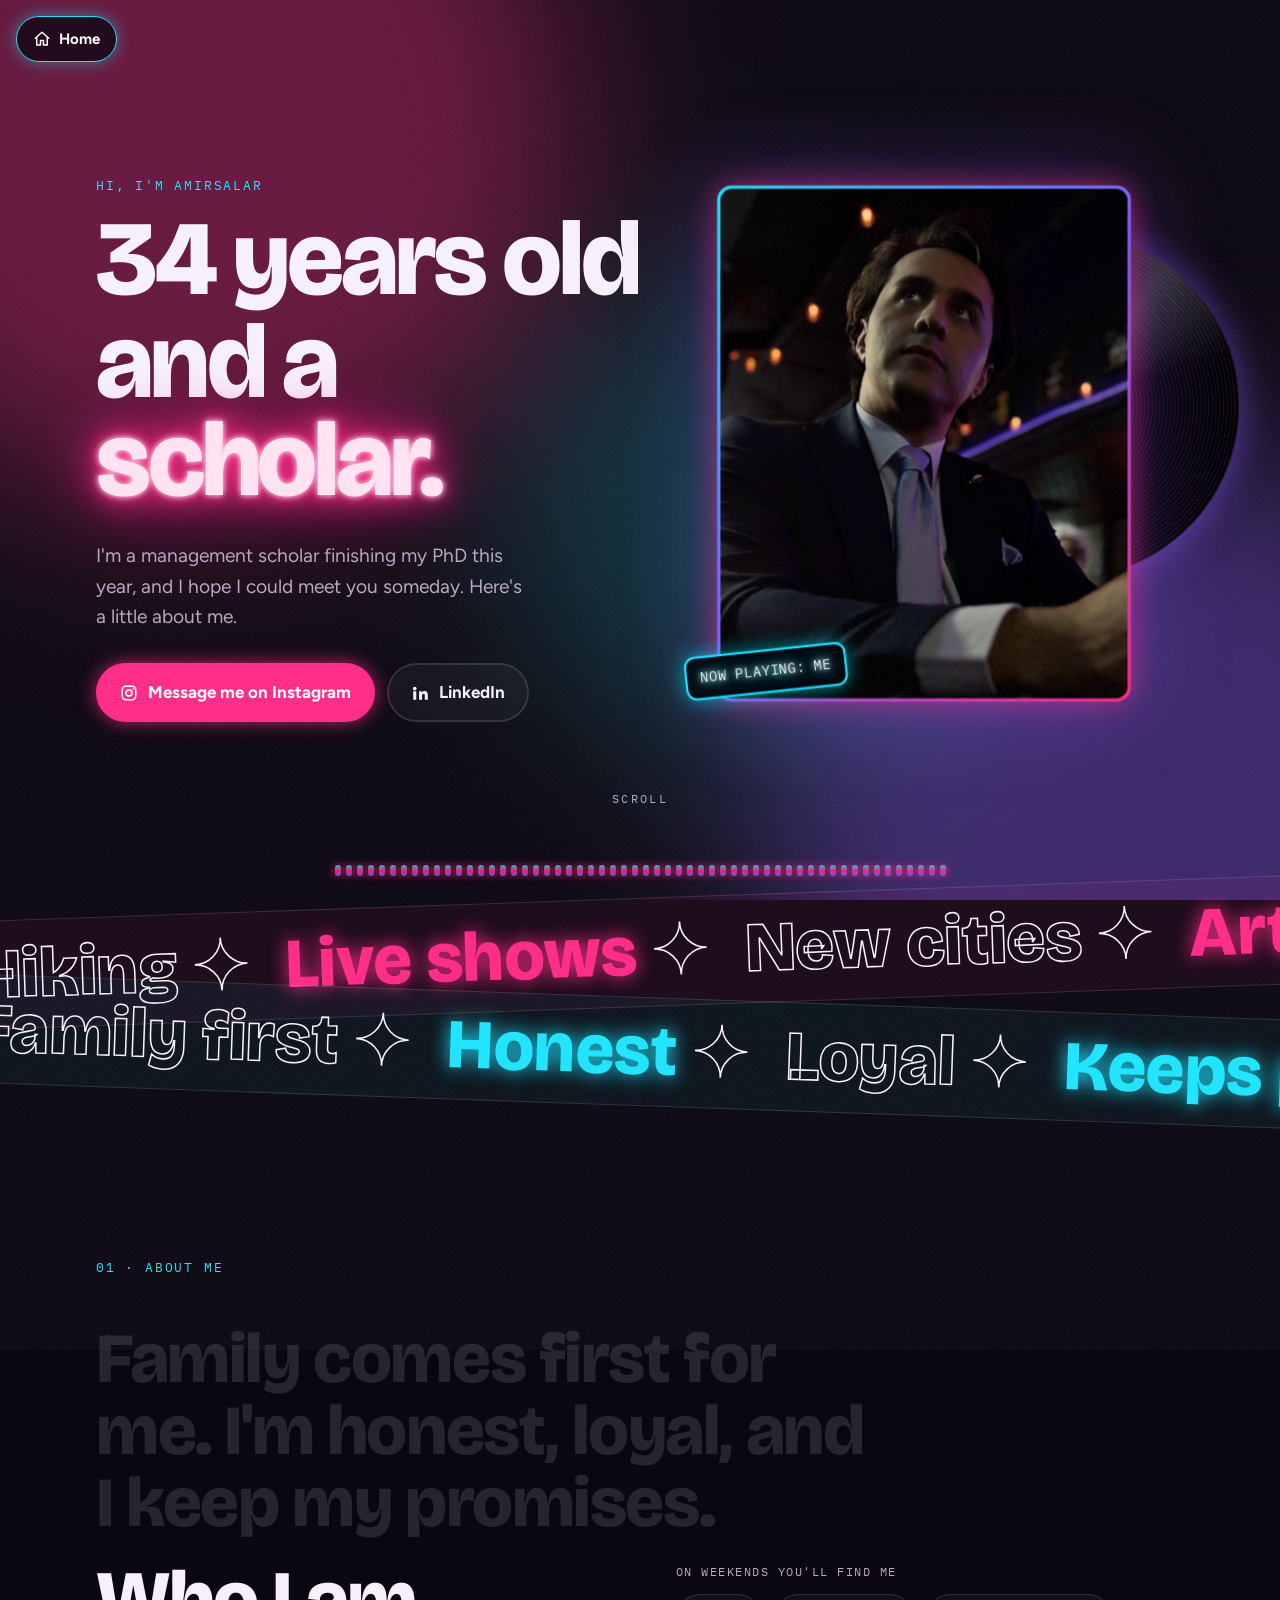
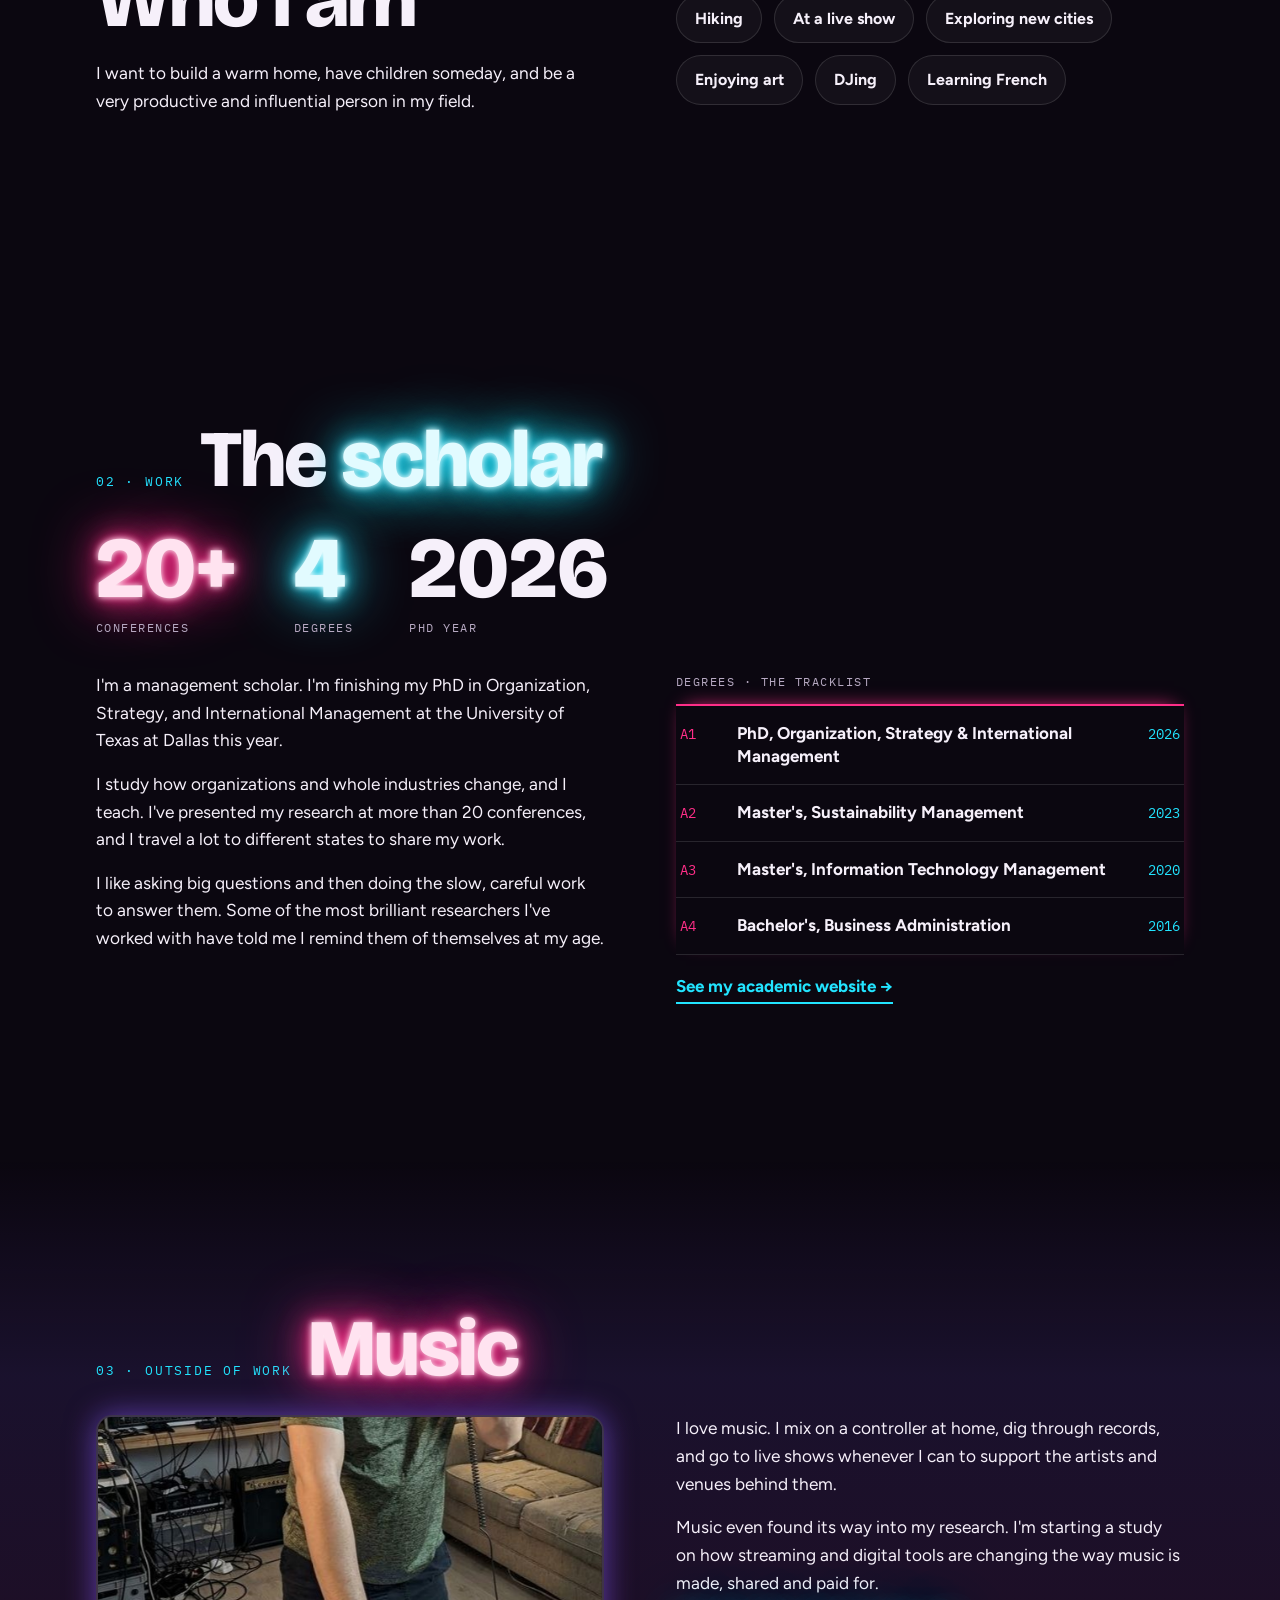
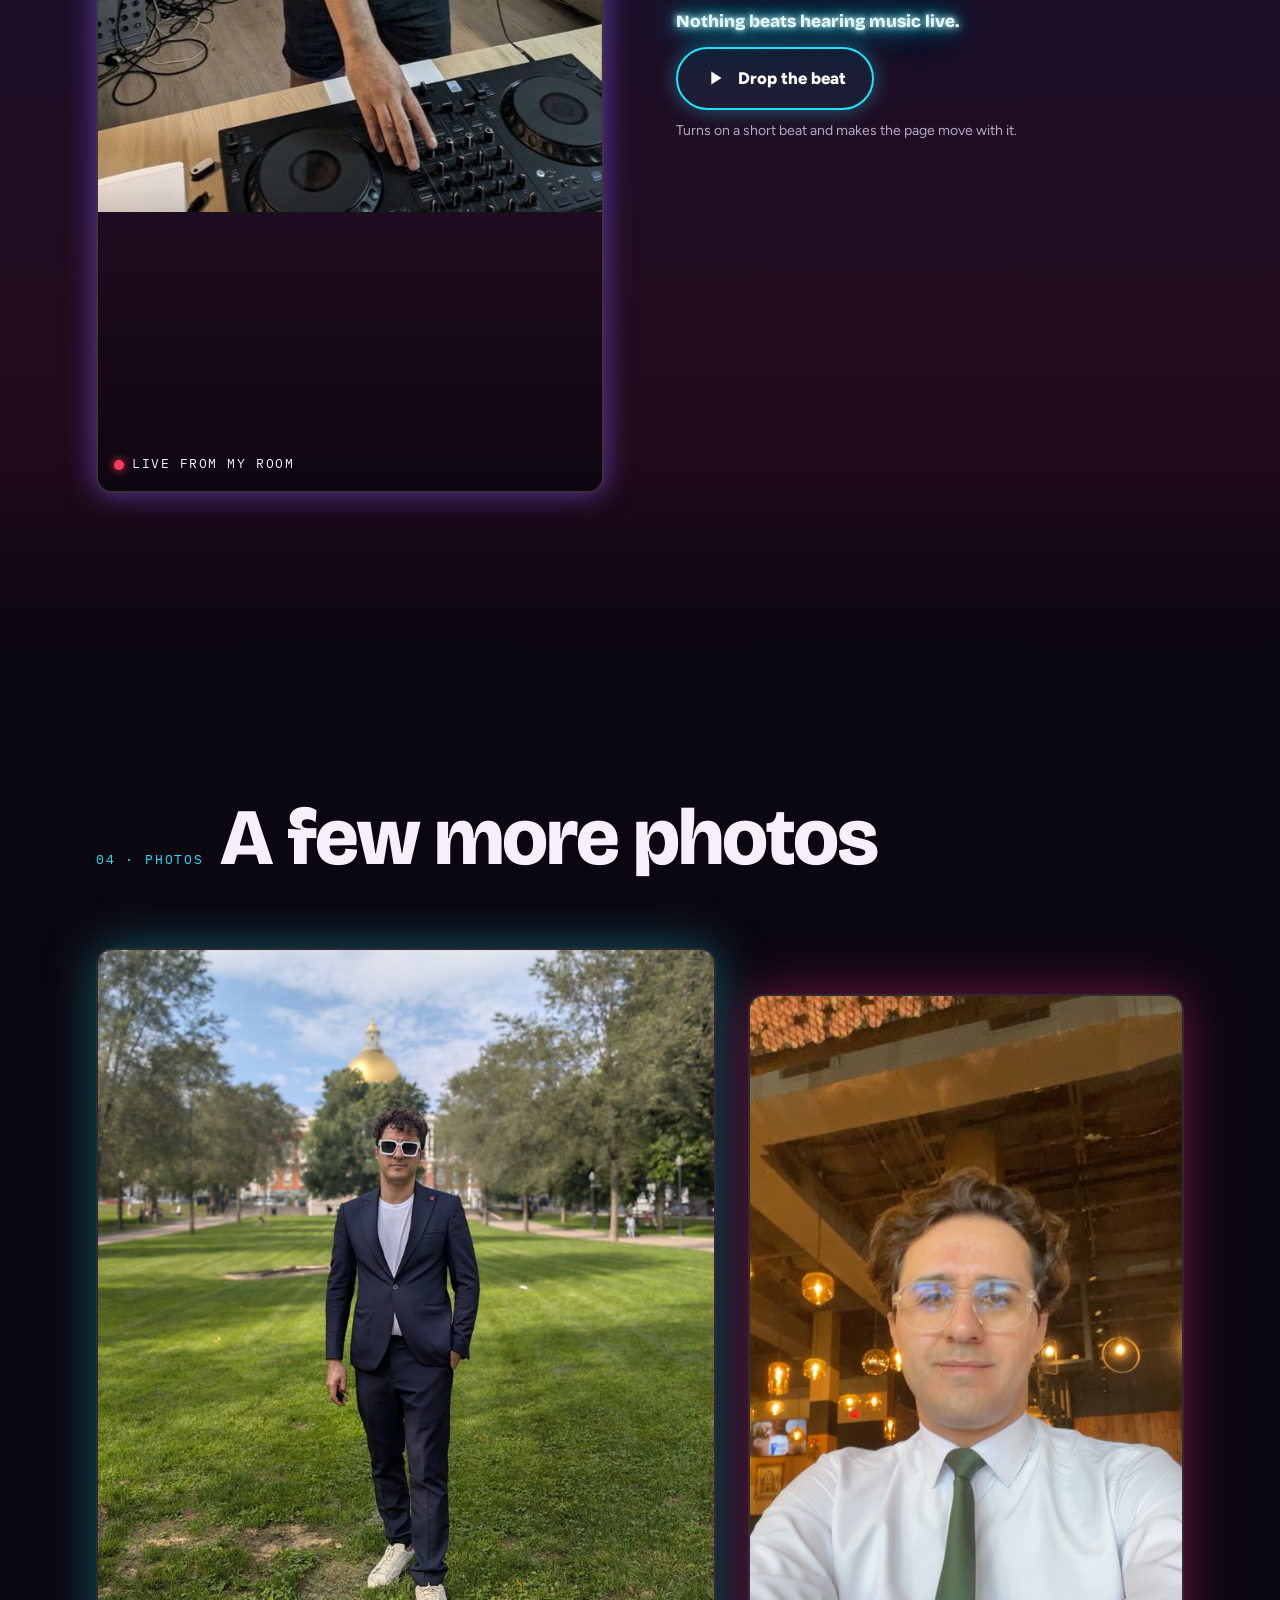
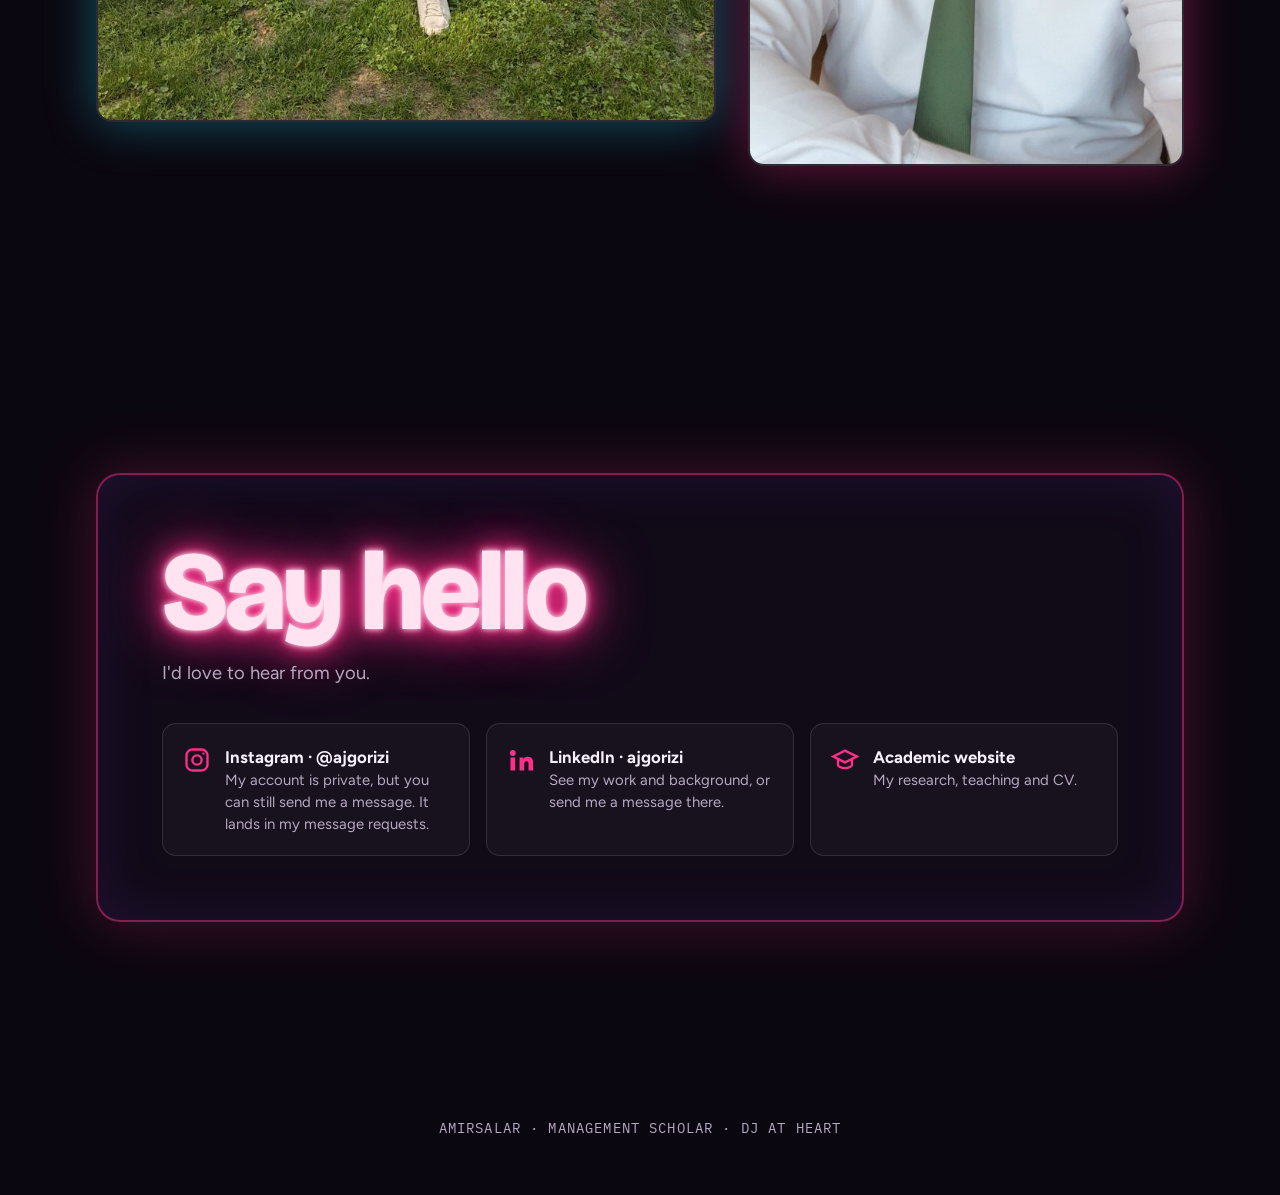
<file: hello/index.html>
<!doctype html>
<html lang="en">
<head>
<!-- Google tag (gtag.js) -->
<script async src="https://www.googletagmanager.com/gtag/js?id=G-TE7RGXW3EQ"></script>
<script>
  window.dataLayer = window.dataLayer || [];
  function gtag(){dataLayer.push(arguments);}
  gtag('js', new Date());
  gtag('config', 'G-TE7RGXW3EQ');
</script>
<meta charset="utf-8">
<meta name="viewport" content="width=device-width, initial-scale=1">
<meta name="description" content="Amirsalar: Management scholar.">
<meta name="robots" content="noindex">
<meta name="theme-color" content="#0B0710">
<title>More about me | Amirsalar</title>
<link rel="preconnect" href="https://fonts.googleapis.com">
<link rel="preconnect" href="https://fonts.gstatic.com" crossorigin>
<link rel="stylesheet" href="https://fonts.googleapis.com/css2?family=Bricolage+Grotesque:opsz,wght@12..96,600;12..96,800&family=Figtree:wght@400;500;600;700&family=IBM+Plex+Mono:wght@500&display=swap">
<style>
:root{
  --bg:#0B0710; --bg2:#140C1C; --ink:#F6F0FA; --muted:#B7A9C2; --line:rgba(255,255,255,.12);
  --pink:#FF2E88; --cyan:#22E4FF; --violet:#8A5CFF; --red:#FF3B5C; --amber:#FFB547;
  --display:"Bricolage Grotesque", "Arial Narrow", system-ui, sans-serif;
  --body:"Figtree", system-ui, -apple-system, "Segoe UI", sans-serif;
  --mono:"IBM Plex Mono", ui-monospace, Menlo, monospace;
  --beat:0; color-scheme:dark;
}
*{box-sizing:border-box}
html{overflow-x:clip;scroll-behavior:smooth}
body{margin:0;background:var(--bg);color:var(--ink);font-family:var(--body);font-size:17px;line-height:1.6;overflow-x:clip}
img{max-width:100%;display:block}
a{color:inherit}
:focus-visible{outline:3px solid var(--cyan);outline-offset:3px;border-radius:8px}
.wrap{max-width:1120px;margin:0 auto;padding-left:max(16px, env(safe-area-inset-left, 0px));padding-right:max(16px, env(safe-area-inset-right, 0px))}

/* ---------- moving neon background ---------- */
.aurora{position:fixed;inset:0;z-index:-2;overflow:hidden;pointer-events:none}
.aurora i{position:absolute;width:60vmax;height:60vmax;border-radius:50%;filter:blur(90px);opacity:.38;mix-blend-mode:screen;animation:drift 22s ease-in-out infinite alternate}
.aurora i:nth-child(1){background:var(--pink);top:-20vmax;left:-15vmax}
.aurora i:nth-child(2){background:var(--violet);bottom:-25vmax;right:-20vmax;animation-duration:28s;animation-delay:-6s}
.aurora i:nth-child(3){background:var(--cyan);top:30vh;left:40vw;width:38vmax;height:38vmax;opacity:.2;animation-duration:34s;animation-delay:-12s}
@keyframes drift{0%{transform:translate(0,0) scale(1)}50%{transform:translate(12vw,8vh) scale(1.15)}100%{transform:translate(-8vw,14vh) scale(.95)}}
.grain{position:fixed;inset:-50%;z-index:-1;pointer-events:none;opacity:.07;
  background-image:url("data:image/svg+xml,%3Csvg xmlns='http://www.w3.org/2000/svg' width='160' height='160'%3E%3Cfilter id='n'%3E%3CfeTurbulence type='fractalNoise' baseFrequency='.9' numOctaves='2'/%3E%3C/filter%3E%3Crect width='100%25' height='100%25' filter='url(%23n)'/%3E%3C/svg%3E");
  animation:grain 1s steps(4) infinite}
@keyframes grain{0%{transform:translate(0,0)}25%{transform:translate(-3%,2%)}50%{transform:translate(2%,-3%)}75%{transform:translate(-1%,3%)}100%{transform:translate(3%,0)}}
.glow-cursor{position:fixed;left:0;top:0;width:420px;height:420px;margin:-210px 0 0 -210px;border-radius:50%;pointer-events:none;z-index:-1;
  background:radial-gradient(circle,rgba(255,46,136,.22),transparent 60%);transform:translate(-999px,-999px);transition:opacity .3s}
.progress{position:fixed;top:0;left:0;height:3px;width:100%;transform-origin:0 50%;transform:scaleX(0);z-index:50;
  background:linear-gradient(90deg,var(--cyan),var(--violet),var(--pink));box-shadow:0 0 12px var(--pink)}

/* ---------- neon text ---------- */
.neon-pink{color:#FFE3F0;text-shadow:0 0 6px #fff,0 0 14px var(--pink),0 0 32px var(--pink),0 0 64px var(--pink)}
.neon-cyan{color:#E2FBFF;text-shadow:0 0 6px #fff,0 0 14px var(--cyan),0 0 32px var(--cyan),0 0 64px var(--cyan)}
.flicker{animation:flicker 6s infinite}
@keyframes flicker{0%,18%,22%,25%,53%,57%,100%{opacity:1}20%,24%,55%{opacity:.35}}
.label{font-family:var(--mono);font-size:.8rem;letter-spacing:.14em;text-transform:uppercase;color:var(--cyan)}

/* ---------- hero ---------- */
.hero{min-height:100svh;display:grid;grid-template-columns:1.15fr .85fr;gap:clamp(28px,6vw,80px);align-items:center;padding-block:clamp(56px,8vw,96px) 110px;position:relative}
.hero > *{min-width:0}
h1{font-family:var(--display);font-weight:800;font-size:clamp(3rem,9vw,6.6rem);line-height:.92;letter-spacing:-.03em;margin:14px 0 26px}
h1 .line{display:block;clip-path:inset(-1em -2em -.12em -1em);padding-bottom:.06em}
.loaded h1 .line{animation:unclip 0s 1.3s forwards}
@keyframes unclip{to{clip-path:inset(-1em -2em -1em -1em)}}
h1 .line > span{display:inline-block;transform:translateY(110%) rotate(6deg);transition:transform 1s cubic-bezier(.2,.8,.2,1)}
.loaded h1 .line > span{transform:none}
.loaded h1 .line:nth-child(2) > span{transition-delay:.15s}
.intro{opacity:0;transform:translateY(30px);transition:opacity .8s .45s, transform .8s .45s cubic-bezier(.2,.8,.2,1)}
.loaded .intro{opacity:1;transform:none}
.loaded .actions.intro{transition-delay:.6s}
.lead{font-size:1.2rem;color:var(--muted);max-width:36ch;margin:0 0 30px}
.actions{display:flex;flex-wrap:wrap;gap:12px}
.btn{display:inline-flex;align-items:center;gap:10px;padding:14px 22px;border-radius:999px;font-weight:700;text-decoration:none;border:2px solid var(--line);background:rgba(255,255,255,.04);backdrop-filter:blur(6px);transition:transform .2s ease, box-shadow .2s ease, border-color .2s}
.btn:hover{transform:translateY(-3px) scale(1.03);border-color:var(--cyan);box-shadow:0 0 24px rgba(34,228,255,.45)}
.btn.primary{background:var(--pink);border-color:var(--pink);color:#fff;box-shadow:0 0 calc(18px + var(--beat)*30px) rgba(255,46,136,.7)}
.btn.primary:hover{box-shadow:0 0 40px var(--pink)}
.btn svg{width:18px;height:18px;flex:none}

.stage{position:relative;justify-self:center;width:min(100%,400px);perspective:900px;margin-right:clamp(30px,8vw,90px)}
.tilt{transform-style:preserve-3d;transition:transform .15s ease-out;will-change:transform}
.disc{position:absolute;top:5%;right:-34%;width:92%;aspect-ratio:1;border-radius:50%;transform:translateZ(-60px);
  background:radial-gradient(circle,var(--pink) 0 14%,#000 14.5% 16%,transparent 16.5%),
    conic-gradient(from 0deg,rgba(255,255,255,.0),rgba(255,255,255,.18),rgba(255,255,255,0) 20%,rgba(255,255,255,0) 50%,rgba(255,255,255,.14) 60%,rgba(255,255,255,0) 72%),
    repeating-radial-gradient(circle,#050307 0 3px,#1B1322 3px 4px);
  box-shadow:0 0 40px rgba(138,92,255,.55);animation:spin 4s linear infinite}
.disc::after{content:"";position:absolute;inset:48.6%;border-radius:50%;background:var(--bg)}
@keyframes spin{to{transform:translateZ(-60px) rotate(360deg)}}
.frame{position:relative;border-radius:14px;padding:3px;background:linear-gradient(135deg,var(--cyan),var(--violet),var(--pink));
  box-shadow:0 0 calc(30px + var(--beat)*40px) rgba(255,46,136,.55),0 0 90px rgba(138,92,255,.35);transform:translateZ(30px)}
.frame img{width:100%;aspect-ratio:4/5;object-fit:cover;border-radius:12px}
.badge{position:absolute;left:-18px;bottom:22px;transform:translateZ(80px) rotate(-6deg);background:#0B0710;border:2px solid var(--cyan);border-radius:10px;padding:8px 12px;font-family:var(--mono);font-size:.78rem;letter-spacing:.08em;text-transform:uppercase;box-shadow:0 0 18px rgba(34,228,255,.6)}

.eq{position:absolute;left:0;right:0;bottom:24px;display:flex;align-items:flex-end;justify-content:center;gap:5px;height:56px;opacity:.85;pointer-events:none}
.eq span{width:6px;border-radius:3px;background:linear-gradient(to top,var(--violet),var(--pink),var(--cyan));height:20%;animation:eq 1s ease-in-out infinite alternate;box-shadow:0 0 8px var(--pink)}
@keyframes eq{0%{height:12%}100%{height:100%}}
.scroll-cue{position:absolute;left:50%;bottom:92px;transform:translateX(-50%);font-family:var(--mono);font-size:.72rem;letter-spacing:.2em;color:var(--muted);text-transform:uppercase}

/* ---------- marquee ---------- */
.marquee{border-block:1px solid var(--line);overflow:hidden;padding-block:18px;transform:rotate(-2deg) scale(1.04);background:rgba(255,46,136,.06)}
.marquee .track{display:flex;width:max-content;animation:marq 26s linear infinite}
.marquee span{font-family:var(--display);font-weight:800;font-size:clamp(2rem,6vw,4.2rem);line-height:1;padding-right:.5em;white-space:nowrap;color:transparent;-webkit-text-stroke:1.5px var(--ink)}
.marquee span b{color:var(--pink);-webkit-text-stroke:0;text-shadow:0 0 18px var(--pink);font-weight:800}
@keyframes marq{to{transform:translateX(-50%)}}
.marquee.two{transform:rotate(2deg) scale(1.04);background:rgba(34,228,255,.05);margin-top:-6px}
.marquee.two .track{animation-direction:reverse;animation-duration:32s}
.marquee.two span b{color:var(--cyan);text-shadow:0 0 18px var(--cyan)}

/* ---------- sections ---------- */
section.block{padding-block:clamp(80px,12vw,160px);position:relative}
.head{display:flex;align-items:baseline;gap:16px;flex-wrap:wrap;margin-bottom:28px}
h2{font-family:var(--display);font-weight:800;font-size:clamp(2.4rem,7vw,5rem);line-height:.95;margin:0;letter-spacing:-.025em}
.grid{display:grid;grid-template-columns:1fr 1fr;gap:clamp(28px,6vw,72px);align-items:start}
.grid > *{min-width:0}
.prose p{margin:0 0 16px;max-width:60ch;font-size:1.08rem}
.prose p:last-child{margin-bottom:0}

.statement{font-family:var(--display);font-weight:800;font-size:clamp(2rem,6vw,4.4rem);line-height:1.02;letter-spacing:-.02em;margin:0 0 40px;max-width:18ch}
.statement .w{display:inline-block;opacity:.12;transform:translateY(.25em);transition:opacity .5s, transform .5s, color .5s, text-shadow .5s}
.statement .w.on{opacity:1;transform:none}
.statement .w.hot{color:#FFE3F0;text-shadow:0 0 14px var(--pink),0 0 36px var(--pink)}

.chips{list-style:none;margin:0;padding:0;display:flex;flex-wrap:wrap;gap:12px}
.chips li{padding:11px 18px;border-radius:999px;border:1.5px solid var(--line);background:rgba(255,255,255,.04);font-weight:700;font-size:1rem;transition:transform .25s, border-color .25s, box-shadow .25s}
.chips li:hover{transform:translateY(-4px) rotate(-2deg);border-color:var(--pink);box-shadow:0 0 20px rgba(255,46,136,.5)}
.small-label{font-family:var(--mono);font-size:.78rem;letter-spacing:.12em;text-transform:uppercase;color:var(--muted);margin:0 0 12px}

.stats{display:flex;gap:clamp(20px,5vw,56px);flex-wrap:wrap;margin:8px 0 32px}
.stat b{display:block;font-family:var(--display);font-weight:800;font-size:clamp(3rem,8vw,5.4rem);line-height:1}
.stat span{font-family:var(--mono);font-size:.78rem;letter-spacing:.12em;text-transform:uppercase;color:var(--muted)}

.tracks{list-style:none;margin:0;padding:0;border-top:2px solid var(--pink);box-shadow:0 -6px 18px -10px var(--pink)}
.tracks li{display:grid;grid-template-columns:2.8rem 1fr auto;gap:12px;padding:16px 4px;border-bottom:1px solid var(--line);align-items:baseline;transition:background .25s, padding .25s}
.tracks li:hover{background:rgba(255,46,136,.08);padding-left:12px}
.tracks .no{font-family:var(--mono);font-size:.85rem;color:var(--pink)}
.tracks .what{font-weight:700;line-height:1.35}
.tracks .yr{font-family:var(--mono);font-size:.85rem;color:var(--cyan);white-space:nowrap}
.link-neon{display:inline-block;margin-top:18px;color:var(--cyan);font-weight:700;text-decoration:none;border-bottom:2px solid currentColor;padding-bottom:2px}
.link-neon:hover{text-shadow:0 0 12px var(--cyan)}

/* music */
.music{background:linear-gradient(180deg,transparent,rgba(138,92,255,.12) 20%,rgba(255,46,136,.10) 80%,transparent)}
.music-photo{position:relative;border-radius:16px;overflow:hidden;aspect-ratio:3/4;box-shadow:0 0 calc(30px + var(--beat)*50px) rgba(138,92,255,.6);border:2px solid rgba(255,255,255,.15)}
.music-photo img{width:100%;height:120%;object-fit:cover;will-change:transform}
.music-photo::after{content:"";position:absolute;inset:0;background:linear-gradient(180deg,transparent 55%,rgba(11,7,16,.85));pointer-events:none}
.music-photo .live{position:absolute;left:16px;bottom:16px;z-index:2;display:flex;align-items:center;gap:8px;font-family:var(--mono);font-size:.8rem;letter-spacing:.12em;text-transform:uppercase}
.music-photo .live i{width:10px;height:10px;border-radius:50%;background:var(--red);box-shadow:0 0 10px var(--red);animation:blink 1.2s infinite}
@keyframes blink{50%{opacity:.2}}
.quote{font-family:var(--display);font-weight:800;font-size:clamp(2rem,5vw,3.4rem);line-height:1.02;margin:30px 0 26px}
.beat-btn{appearance:none;cursor:pointer;font:inherit;font-weight:800;font-size:1.05rem;color:#fff;display:inline-flex;align-items:center;gap:12px;padding:16px 26px;border-radius:999px;border:2px solid var(--cyan);background:rgba(34,228,255,.08);box-shadow:0 0 20px rgba(34,228,255,.4);transition:transform .2s, box-shadow .2s}
.beat-btn:hover{transform:scale(1.04);box-shadow:0 0 36px rgba(34,228,255,.8)}
.beat-btn .ico{width:22px;height:22px;flex:none}
.beat-btn[aria-pressed="true"]{border-color:var(--pink);background:rgba(255,46,136,.15);box-shadow:0 0 calc(20px + var(--beat)*40px) var(--pink)}
.beat-note{display:block;margin-top:10px;font-size:.88rem;color:var(--muted)}

/* photos */
.photos{display:grid;grid-template-columns:800fr 562fr;gap:clamp(16px,3vw,32px);align-items:center;perspective:1000px}
.photo{border-radius:16px;overflow:hidden;border:2px solid rgba(255,255,255,.14)}
.photo:nth-child(1){box-shadow:0 0 50px rgba(34,228,255,.35)}
.photo:nth-child(2){box-shadow:0 0 50px rgba(255,46,136,.4);margin-top:clamp(0px,8vw,90px)}
.photo img{width:100%;height:auto}

/* say hello */
.hello-box{position:relative;border-radius:24px;padding:clamp(28px,6vw,64px);border:2px solid rgba(255,46,136,.5);background:rgba(20,12,28,.7);box-shadow:0 0 60px rgba(255,46,136,.25), inset 0 0 60px rgba(138,92,255,.12);display:grid;gap:34px;overflow:hidden}
.hello-box h2{font-size:clamp(3rem,10vw,7rem)}
.hello-box p{margin:0;font-size:1.15rem;color:var(--muted)}
.contacts{display:grid;grid-template-columns:repeat(3,1fr);gap:16px}
.contact{display:flex;gap:14px;align-items:flex-start;padding:20px;border-radius:14px;border:1.5px solid var(--line);text-decoration:none;background:rgba(255,255,255,.03);transition:transform .25s, border-color .25s, box-shadow .25s}
.contact:hover{transform:translateY(-6px);border-color:var(--cyan);box-shadow:0 0 26px rgba(34,228,255,.45)}
.contact svg{width:28px;height:28px;flex:none;color:var(--pink);margin-top:2px}
.contact b{display:block;font-size:1.05rem}
.contact span{display:block;color:var(--muted);font-size:.93rem;line-height:1.45}
footer{padding-block:40px 56px;color:var(--muted);font-size:.9rem;text-align:center;font-family:var(--mono);letter-spacing:.08em}

/* ---------- reveal on scroll (big motion) ---------- */
.rv{opacity:0;transition:opacity .9s ease, transform 1s cubic-bezier(.2,.8,.2,1)}
.rv.up{transform:translateY(80px)}
.rv.left{transform:translateX(-120px) rotate(-4deg)}
.rv.right{transform:translateX(120px) rotate(4deg)}
.rv.zoom{transform:scale(.7) rotate(-3deg)}
.rv.flip{transform:rotateY(-35deg) translateX(-60px)}
.rv.in{opacity:1;transform:none}
.stagger > *{opacity:0;transform:translateY(30px) scale(.9);transition:opacity .5s, transform .5s cubic-bezier(.2,.8,.2,1)}
.stagger.in > *{opacity:1;transform:none}

/* beat pulse */
body.beating .aurora i{opacity:calc(.3 + var(--beat)*.35)}
body.beating .eq span{animation-duration:.25s}

@media (max-width:820px){
  .hero{grid-template-columns:1fr;padding-top:40px;min-height:auto;padding-bottom:140px}
  .stage{order:-1;width:min(70%,320px);justify-self:start;margin-right:0}
  .disc{right:-38%}
  .grid,.contacts{grid-template-columns:1fr}
  .photos{grid-template-columns:1fr}
  .photo:nth-child(2){margin-top:0}
  .music-photo{aspect-ratio:4/5}
  .badge{left:-8px}
}
@media (prefers-reduced-motion:reduce){
  *,*::before,*::after{animation:none !important;transition:none !important}
  .rv,.stagger > *,.statement .w,h1 .line > span,.intro{opacity:1 !important;transform:none !important}
}
.home-btn{position:fixed;left:max(16px,env(safe-area-inset-left,0px));top:16px;z-index:60;display:inline-flex;align-items:center;gap:8px;padding:10px 16px;border-radius:999px;font-weight:700;font-size:15px;color:#fff;text-decoration:none;background:rgba(11,7,16,.75);border:1.5px solid var(--cyan);backdrop-filter:blur(10px);-webkit-backdrop-filter:blur(10px);box-shadow:0 0 16px rgba(34,228,255,.45);transition:transform .2s, box-shadow .2s}
.home-btn:hover{transform:translateY(-2px);box-shadow:0 0 28px rgba(34,228,255,.8)}
.home-btn svg{width:18px;height:18px}
.hero{padding-top:clamp(84px,8vw,96px) !important}
</style>
</head>
<body>
<a class="home-btn" href="../"><svg viewBox="0 0 24 24" fill="none" stroke="currentColor" stroke-width="2" stroke-linecap="round" stroke-linejoin="round"><path d="M3 11l9-8 9 8"/><path d="M5 10v10h5v-6h4v6h5V10"/></svg>Home</a>
<div class="aurora" aria-hidden="true"><i></i><i></i><i></i></div>
<div class="grain" aria-hidden="true"></div>
<div class="glow-cursor" aria-hidden="true"></div>
<div class="progress" aria-hidden="true"></div>

<main>
  <div class="wrap">
    <section class="hero">
      <div>
        <p class="label flicker">Hi, I'm Amirsalar</p>
        <h1><span class="line"><span>34 years old</span></span><span class="line"><span>and a <span class="neon-pink flicker">scholar.</span></span></span></h1>
        <p class="lead intro">I'm a management scholar finishing my PhD this year, and I hope I could meet you someday. Here's a little about me.</p>
        <div class="actions intro">
          <a class="btn primary" href="https://www.instagram.com/ajgorizi/" target="_blank" rel="noopener">
            <svg viewBox="0 0 24 24" fill="none" stroke="currentColor" stroke-width="2"><rect x="3" y="3" width="18" height="18" rx="5"/><circle cx="12" cy="12" r="4"/><circle cx="17.5" cy="6.5" r="1" fill="currentColor" stroke="none"/></svg>
            Message me on Instagram
          </a>
          <a class="btn" href="https://www.linkedin.com/in/ajgorizi/" target="_blank" rel="noopener">
            <svg viewBox="0 0 24 24" fill="currentColor"><path d="M4.98 3.5a2.5 2.5 0 1 1 0 5 2.5 2.5 0 0 1 0-5zM3 9.75h4V21H3V9.75zm7 0h3.8v1.6h.06c.53-1 1.84-2.05 3.78-2.05 4.04 0 4.79 2.6 4.79 6V21h-4v-5.1c0-1.22-.02-2.8-1.7-2.8-1.71 0-1.97 1.33-1.97 2.7V21h-4V9.75z"/></svg>
            LinkedIn
          </a>
        </div>
      </div>
      <div class="stage rv zoom">
        <div class="tilt" id="tilt">
          <div class="disc" aria-hidden="true"></div>
          <div class="frame"><img src="hero.jpg" alt="Amirsalar in a navy suit and light blue tie, sitting at a table under warm lights"></div>
          <div class="badge neon-cyan">Now playing: me</div>
        </div>
      </div>
      <div class="scroll-cue" aria-hidden="true">Scroll</div>
      <div class="eq" aria-hidden="true" id="eq"></div>
    </section>
  </div>

  <div class="marquee" aria-hidden="true"><div class="track" id="marq1"></div></div>
  <div class="marquee two" aria-hidden="true"><div class="track" id="marq2"></div></div>

  <section class="block">
    <div class="wrap">
      <div class="head rv up"><span class="label">01 · About me</span></div>
      <p class="statement" id="statement">Family comes first for me. I'm honest, loyal, and I keep my promises.</p>
      <div class="grid">
        <div class="prose rv left">
          <h2 style="margin-bottom:22px">Who I am</h2>
          <p>I want to build a warm home, have children someday, and be a very productive and influential person in my field.</p>
        </div>
        <div class="rv right">
          <p class="small-label">On weekends you'll find me</p>
          <ul class="chips stagger">
            <li>Hiking</li><li>At a live show</li><li>Exploring new cities</li><li>Enjoying art</li><li>DJing</li><li>Learning French</li>
          </ul>
        </div>
      </div>
    </div>
  </section>

  <section class="block">
    <div class="wrap">
      <div class="head rv up"><span class="label">02 · Work</span><h2>The <span class="neon-cyan">scholar</span></h2></div>
      <div class="stats rv up">
        <div class="stat"><b class="neon-pink" data-count="20" data-suffix="+">0</b><span>Conferences</span></div>
        <div class="stat"><b class="neon-cyan" data-count="4">0</b><span>Degrees</span></div>
        <div class="stat"><b data-count="2026">0</b><span>PhD year</span></div>
      </div>
      <div class="grid">
        <div class="prose rv left">
          <p>I'm a management scholar. I'm finishing my PhD in Organization, Strategy, and International Management at the University of Texas at Dallas this year.</p>
          <p>I study how organizations and whole industries change, and I teach. I've presented my research at more than 20 conferences, and I travel a lot to different states to share my work.</p>
          <p>I like asking big questions and then doing the slow, careful work to answer them. Some of the most brilliant researchers I've worked with have told me I remind them of themselves at my age.</p>
        </div>
        <div class="rv right">
          <p class="small-label">Degrees · the tracklist</p>
          <ol class="tracks stagger">
            <li><span class="no">A1</span><span class="what">PhD, Organization, Strategy &amp; International Management</span><span class="yr">2026</span></li>
            <li><span class="no">A2</span><span class="what">Master's, Sustainability Management</span><span class="yr">2023</span></li>
            <li><span class="no">A3</span><span class="what">Master's, Information Technology Management</span><span class="yr">2020</span></li>
            <li><span class="no">A4</span><span class="what">Bachelor's, Business Administration</span><span class="yr">2016</span></li>
          </ol>
          <a class="link-neon" href="https://ajgorizi.com/">See my academic website →</a>
        </div>
      </div>
    </div>
  </section>

  <section class="block music">
    <div class="wrap">
      <div class="head rv up"><span class="label">03 · Outside of work</span><h2><span class="neon-pink flicker">Music</span></h2></div>
      <div class="grid">
        <div class="music-photo rv flip">
          <img src="dj.jpg" alt="Amirsalar mixing music at home, with records on the wall" data-speed="0.12">
          <div class="live"><i></i>Live from my room</div>
        </div>
        <div class="prose rv right">
          <p>I love music. I mix on a controller at home, dig through records, and go to live shows whenever I can to support the artists and venues behind them.</p>
          <p>Music even found its way into my research. I'm starting a study on how streaming and digital tools are changing the way music is made, shared and paid for.</p>
          <p class="quote neon-cyan">Nothing beats hearing music live.</p>
          <button class="beat-btn" id="beat" aria-pressed="false">
            <svg class="ico" viewBox="0 0 24 24" fill="currentColor" id="beat-ico"><path d="M8 5v14l11-7z"/></svg>
            <span id="beat-txt">Drop the beat</span>
          </button>
          <span class="beat-note">Turns on a short beat and makes the page move with it.</span>
        </div>
      </div>
    </div>
  </section>

  <section class="block">
    <div class="wrap">
      <div class="head rv up"><span class="label">04 · Photos</span><h2>A few more photos</h2></div>
      <div class="photos">
        <div class="photo rv left"><img src="park.jpg" alt="Amirsalar in a navy suit and white sunglasses on a sunny lawn, a gold dome behind him"></div>
        <div class="photo rv right"><img src="me.jpg" alt="Amirsalar in a white shirt and green tie"></div>
      </div>
    </div>
  </section>

  <section class="block">
    <div class="wrap">
      <div class="hello-box rv zoom">
        <div style="display:grid;gap:14px">
          <h2><span class="neon-pink flicker">Say hello</span></h2>
          <p>I'd love to hear from you.</p>
        </div>
        <div class="contacts stagger">
          <a class="contact" href="https://www.instagram.com/ajgorizi/" target="_blank" rel="noopener">
            <svg viewBox="0 0 24 24" fill="none" stroke="currentColor" stroke-width="2"><rect x="3" y="3" width="18" height="18" rx="5"/><circle cx="12" cy="12" r="4"/><circle cx="17.5" cy="6.5" r="1" fill="currentColor" stroke="none"/></svg>
            <div><b>Instagram · @ajgorizi</b><span>My account is private, but you can still send me a message. It lands in my message requests.</span></div>
          </a>
          <a class="contact" href="https://www.linkedin.com/in/ajgorizi/" target="_blank" rel="noopener">
            <svg viewBox="0 0 24 24" fill="currentColor"><path d="M4.98 3.5a2.5 2.5 0 1 1 0 5 2.5 2.5 0 0 1 0-5zM3 9.75h4V21H3V9.75zm7 0h3.8v1.6h.06c.53-1 1.84-2.05 3.78-2.05 4.04 0 4.79 2.6 4.79 6V21h-4v-5.1c0-1.22-.02-2.8-1.7-2.8-1.71 0-1.97 1.33-1.97 2.7V21h-4V9.75z"/></svg>
            <div><b>LinkedIn · ajgorizi</b><span>See my work and background, or send me a message there.</span></div>
          </a>
          <a class="contact" href="https://ajgorizi.com/">
            <svg viewBox="0 0 24 24" fill="none" stroke="currentColor" stroke-width="2"><path d="M2 9l10-5 10 5-10 5z"/><path d="M6 11v5c0 1.5 2.7 3 6 3s6-1.5 6-3v-5"/></svg>
            <div><b>Academic website</b><span>My research, teaching and CV.</span></div>
          </a>
        </div>
      </div>
    </div>
  </section>

  <footer>AMIRSALAR · MANAGEMENT SCHOLAR · DJ AT HEART</footer>
</main>

<script>
(function(){
  var reduce = window.matchMedia('(prefers-reduced-motion: reduce)').matches;
  var root = document.documentElement;

  // headline in
  requestAnimationFrame(function(){ document.body.classList.add('loaded'); });

  // equalizer bars
  var eq = document.getElementById('eq');
  var n = window.innerWidth < 600 ? 28 : 56;
  for (var i=0;i<n;i++){ var s=document.createElement('span'); s.style.animationDelay=(-Math.random()).toFixed(2)+'s'; s.style.animationDuration=(0.6+Math.random()*0.8).toFixed(2)+'s'; eq.appendChild(s); }

  // marquees
  function fill(id, words){ var t=document.getElementById(id), h=''; for (var k=0;k<2;k++){ words.forEach(function(w,j){ h+='<span>'+(j%2? '<b>'+w+'</b>' : w)+' ✦</span>'; }); } t.innerHTML=h; }
  fill('marq1', ['Hiking','Live shows','New cities','Art','DJing','Learning French','Hiking','Live shows','New cities','Art','DJing','Learning French']);
  fill('marq2', ['Family first','Honest','Loyal','Keeps promises','Scholar','Music lover','Family first','Honest','Loyal','Keeps promises','Scholar','Music lover']);

  // statement: split into words, light up as you scroll
  var st = document.getElementById('statement');
  var hot = {'Family':1,'first':1,'honest,':1,'loyal,':1,'promises.':1};
  st.innerHTML = st.textContent.split(' ').map(function(w){ return '<span class="w'+(hot[w]?' hot-w':'')+'">'+w+'</span>'; }).join(' ');
  var words = st.querySelectorAll('.w');

  // reveal on scroll
  var io = new IntersectionObserver(function(es){
    es.forEach(function(e){ if (e.isIntersecting){ e.target.classList.add('in'); io.unobserve(e.target);
      if (e.target.classList.contains('stagger')) [].forEach.call(e.target.children, function(c,i){ c.style.transitionDelay=(i*80)+'ms'; });
    }});
  }, {threshold:.15, rootMargin:'0px 0px -8% 0px'});
  document.querySelectorAll('.rv,.stagger').forEach(function(el){ io.observe(el); });

  // count up
  var co = new IntersectionObserver(function(es){
    es.forEach(function(e){ if(!e.isIntersecting) return; co.unobserve(e.target);
      var el=e.target, end=+el.dataset.count, suf=el.dataset.suffix||'', start=end>1000? end-40 : 0, t0=null;
      if (reduce){ el.textContent=end+suf; return; }
      function step(t){ if(!t0) t0=t; var p=Math.min((t-t0)/1400,1), v=Math.round(start+(end-start)*(1-Math.pow(1-p,3))); el.textContent=v+(p===1?suf:''); if(p<1) requestAnimationFrame(step); }
      requestAnimationFrame(step);
    });
  }, {threshold:.6});
  document.querySelectorAll('[data-count]').forEach(function(el){ co.observe(el); });

  // scroll effects: progress, parallax, statement words
  var prog = document.querySelector('.progress');
  var par = document.querySelectorAll('[data-speed]');
  var ticking=false;
  function onScroll(){
    var h = document.documentElement.scrollHeight - innerHeight;
    prog.style.transform = 'scaleX('+(h>0? scrollY/h : 0)+')';
    if (!reduce){
      par.forEach(function(el){ var r=el.parentNode.getBoundingClientRect(); var c=(r.top + r.height/2 - innerHeight/2); el.style.transform='translateY('+(c*-el.dataset.speed)+'px) translateY(-8%)'; });
      var r = st.getBoundingClientRect(); var p = (innerHeight*0.85 - r.top) / (r.height + innerHeight*0.35);
      var lit = Math.floor(Math.max(0,Math.min(1,p)) * words.length);
      words.forEach(function(w,i){ w.classList.toggle('on', i<lit); w.classList.toggle('hot', i<lit && w.classList.contains('hot-w')); });
    } else { words.forEach(function(w){ w.classList.add('on'); }); }
    ticking=false;
  }
  addEventListener('scroll', function(){ if(!ticking){ ticking=true; requestAnimationFrame(onScroll); } }, {passive:true});
  addEventListener('resize', onScroll); onScroll();

  // hero tilt + cursor glow (mouse only)
  var tilt = document.getElementById('tilt'), glow = document.querySelector('.glow-cursor');
  if (!reduce && matchMedia('(pointer:fine)').matches){
    addEventListener('pointermove', function(e){
      glow.style.transform='translate('+e.clientX+'px,'+e.clientY+'px)';
      var x = e.clientX/innerWidth - .5, y = e.clientY/innerHeight - .5;
      tilt.style.transform='rotateY('+(x*18)+'deg) rotateX('+(-y*14)+'deg)';
    });
    document.querySelectorAll('.photo').forEach(function(p){
      p.addEventListener('pointermove', function(e){ var r=p.getBoundingClientRect(), x=(e.clientX-r.left)/r.width-.5, y=(e.clientY-r.top)/r.height-.5; p.style.transform='rotateY('+(x*12)+'deg) rotateX('+(-y*10)+'deg) scale(1.03)'; p.style.transition='transform .1s'; });
      p.addEventListener('pointerleave', function(){ p.style.transform=''; p.style.transition='transform .5s'; });
    });
  } else { glow.style.opacity=0; }

  // beat: a simple original 120 bpm loop made in the browser (no music files)
  var btn=document.getElementById('beat'), txt=document.getElementById('beat-txt'), ico=document.getElementById('beat-ico');
  var ctx=null, timer=null, next=0, stepN=0, master=null, noiseBuf=null;
  var spb = 60/120/2; // eighth notes
  function kick(t){ var o=ctx.createOscillator(), g=ctx.createGain(); o.frequency.setValueAtTime(150,t); o.frequency.exponentialRampToValueAtTime(40,t+.15); g.gain.setValueAtTime(1,t); g.gain.exponentialRampToValueAtTime(.001,t+.4); o.connect(g).connect(master); o.start(t); o.stop(t+.4); }
  function hat(t,v){ var s=ctx.createBufferSource(); s.buffer=noiseBuf; var f=ctx.createBiquadFilter(); f.type='highpass'; f.frequency.value=7000; var g=ctx.createGain(); g.gain.setValueAtTime(v,t); g.gain.exponentialRampToValueAtTime(.001,t+.05); s.connect(f).connect(g).connect(master); s.start(t); s.stop(t+.06); }
  function clap(t){ var s=ctx.createBufferSource(); s.buffer=noiseBuf; var f=ctx.createBiquadFilter(); f.type='bandpass'; f.frequency.value=1500; var g=ctx.createGain(); g.gain.setValueAtTime(.6,t); g.gain.exponentialRampToValueAtTime(.001,t+.18); s.connect(f).connect(g).connect(master); s.start(t); s.stop(t+.2); }
  var bassNotes=[55,55,65.4,49];
  function bass(t,f){ var o=ctx.createOscillator(), g=ctx.createGain(), lp=ctx.createBiquadFilter(); o.type='sawtooth'; o.frequency.value=f; lp.type='lowpass'; lp.frequency.setValueAtTime(900,t); lp.frequency.exponentialRampToValueAtTime(200,t+.2); g.gain.setValueAtTime(.25,t); g.gain.exponentialRampToValueAtTime(.001,t+.22); o.connect(lp).connect(g).connect(master); o.start(t); o.stop(t+.25); }
  function pulse(at){ setTimeout(function(){ root.style.setProperty('--beat',1); setTimeout(function(){ root.style.setProperty('--beat',0); },120); }, Math.max(0,(at-ctx.currentTime)*1000)); }
  function sched(){
    while (next < ctx.currentTime + .12){
      var s = stepN % 16;
      if (s%4===0){ kick(next); pulse(next); }
      if (s%4===2) hat(next,.35); else hat(next,.12);
      if (s===4||s===12) clap(next);
      if (s%2===1) bass(next, bassNotes[Math.floor(stepN/16)%4]);
      next += spb; stepN++;
    }
  }
  btn.addEventListener('click', function(){
    var on = btn.getAttribute('aria-pressed')==='true';
    if (!on){
      if (!ctx){ ctx = new (window.AudioContext||window.webkitAudioContext)(); master=ctx.createGain(); master.gain.value=.5; master.connect(ctx.destination);
        noiseBuf=ctx.createBuffer(1, ctx.sampleRate*.3, ctx.sampleRate); var d=noiseBuf.getChannelData(0); for (var i=0;i<d.length;i++) d[i]=Math.random()*2-1; }
      ctx.resume(); next=ctx.currentTime+.05; stepN=0; timer=setInterval(sched,25);
      btn.setAttribute('aria-pressed','true'); txt.textContent='Stop the beat'; ico.innerHTML='<rect x="6" y="5" width="4" height="14"/><rect x="14" y="5" width="4" height="14"/>';
      document.body.classList.add('beating');
    } else {
      clearInterval(timer); ctx.suspend(); root.style.setProperty('--beat',0);
      btn.setAttribute('aria-pressed','false'); txt.textContent='Drop the beat'; ico.innerHTML='<path d="M8 5v14l11-7z"/>';
      document.body.classList.remove('beating');
    }
  });
})();
</script>
</body>
</html>
</file>
